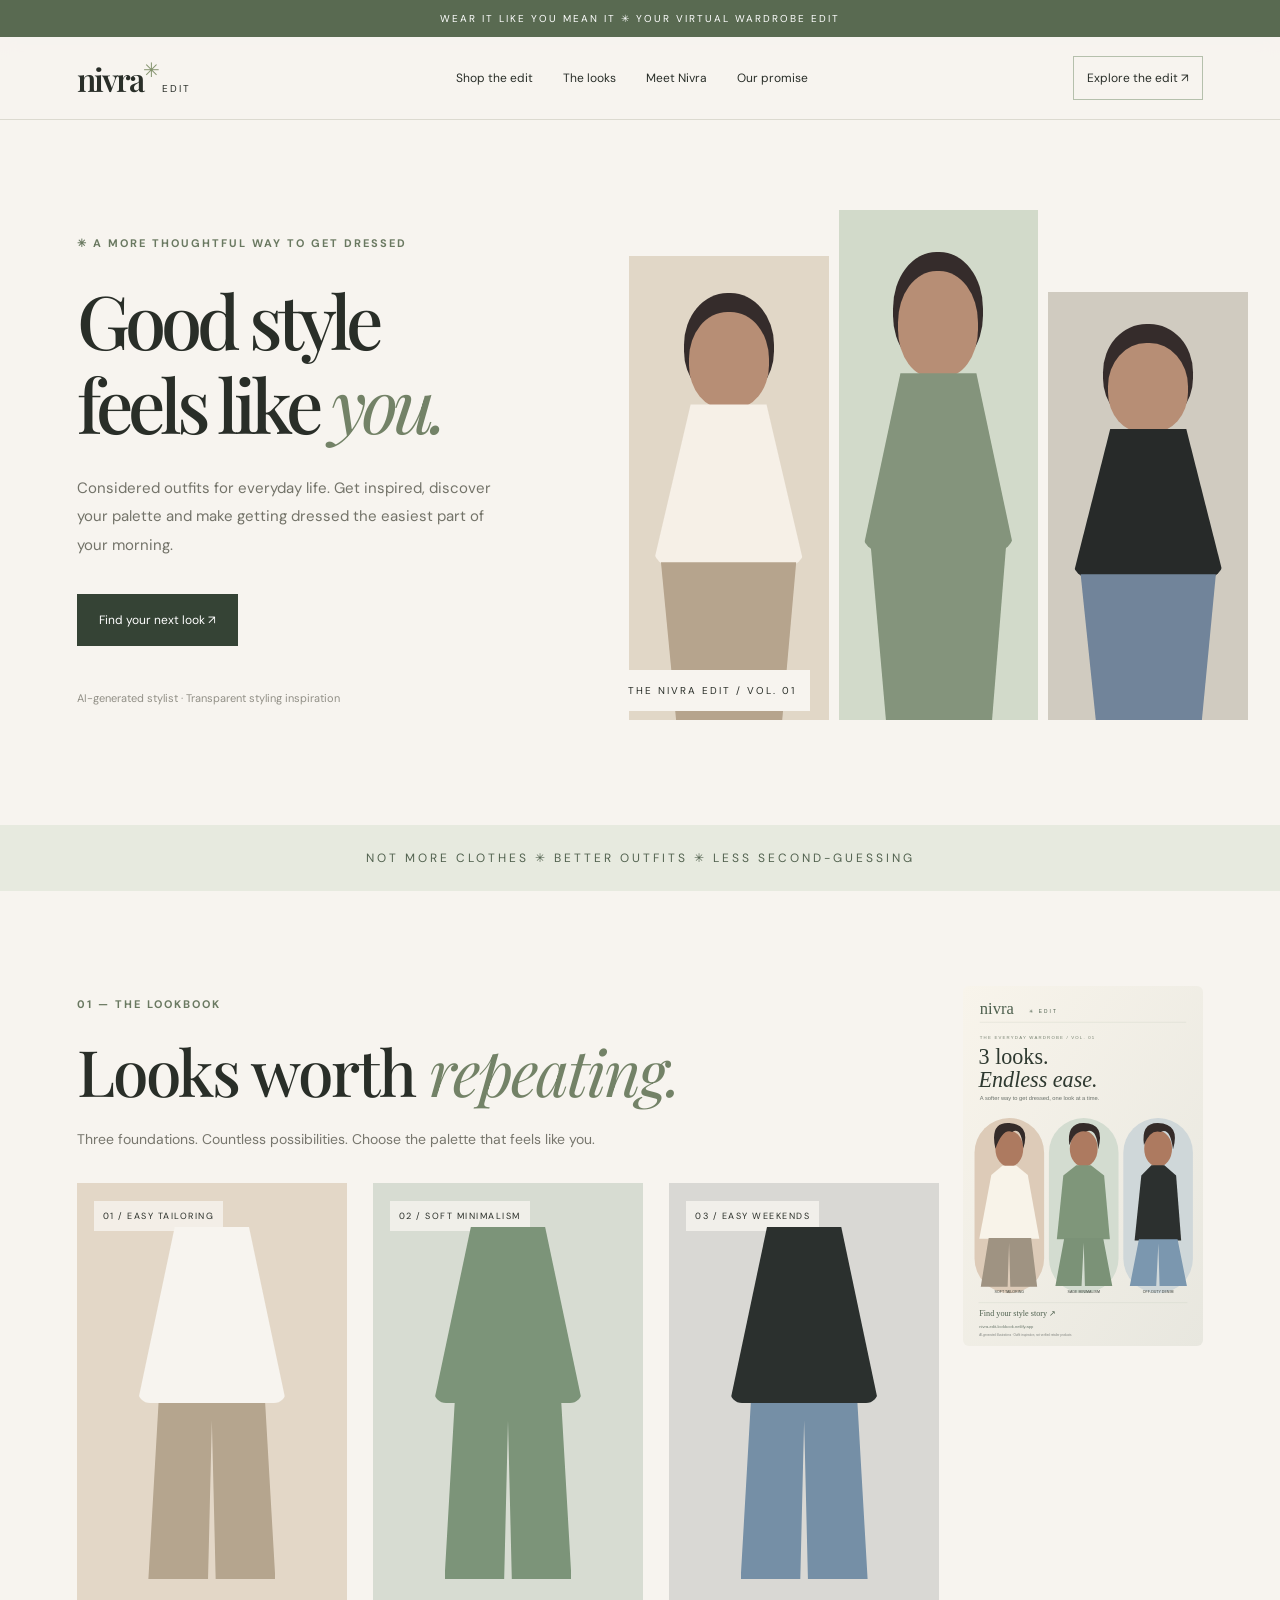
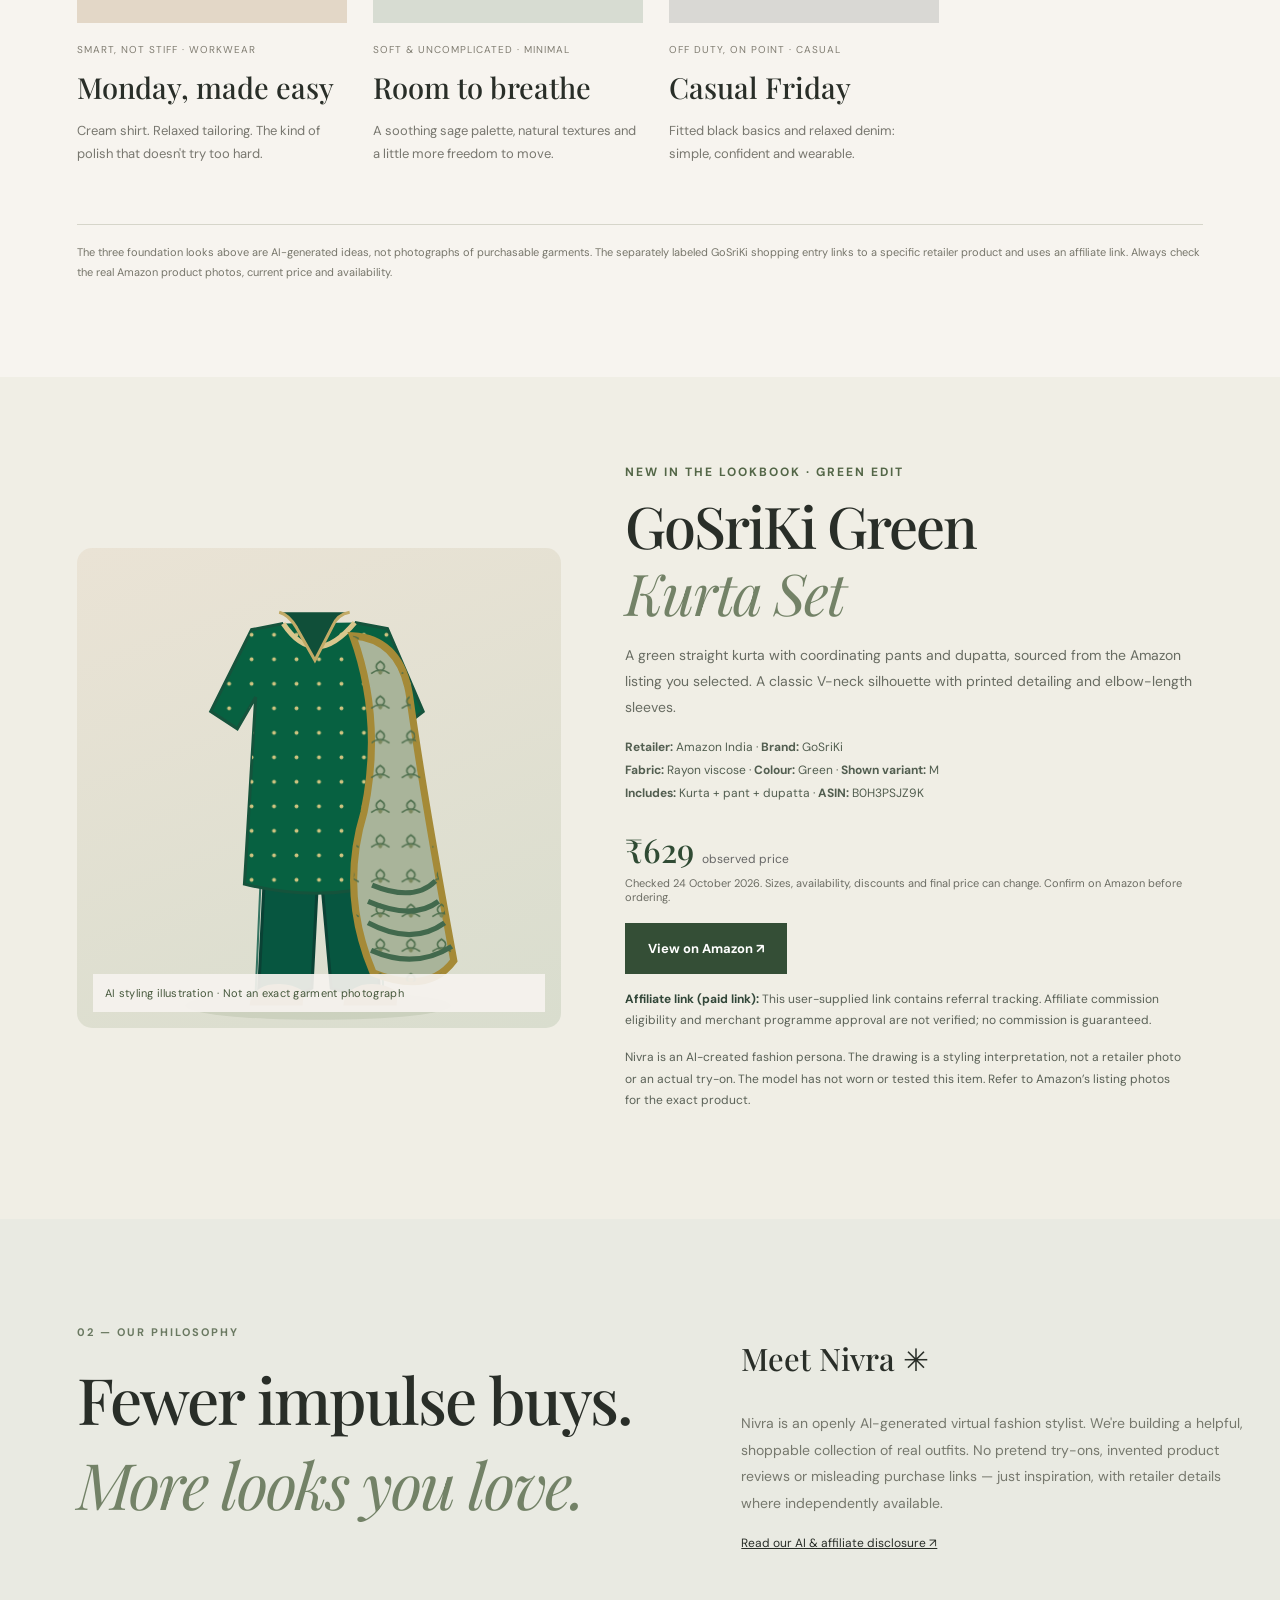
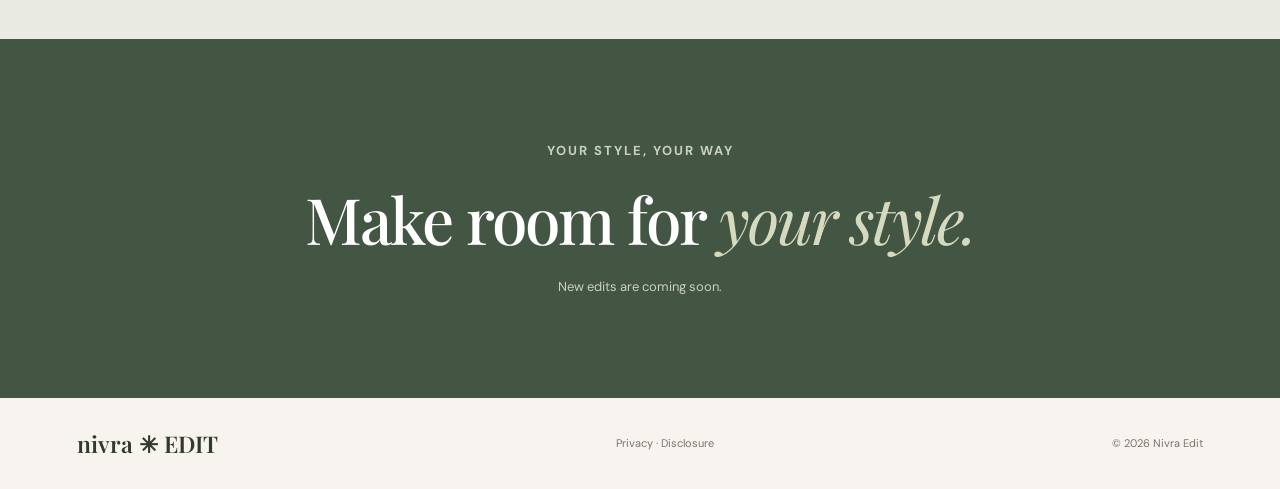
<file: index.html>
<!doctype html><html lang="en"><head><meta name="p:domain_verify" content="6fc7083bffe59a940cb28cd3b768d891"><meta charset="utf-8"><meta name="viewport" content="width=device-width,initial-scale=1"><title>Nivra Edit — Everyday style, thoughtfully curated</title><meta name="description" content="A virtual AI fashion stylist: smart, wearable outfit inspiration without the noise."><link rel="stylesheet" href="/style.css"><meta property="og:type" content="website"><meta property="og:title" content="Nivra Edit — Everyday style, thoughtfully curated"><meta property="og:image" content="https://nivra-edit-lookbook.netlify.app/assets/pinterest-intro.svg"><meta property="og:url" content="https://nivra-edit-lookbook.netlify.app/"><meta name="twitter:card" content="summary_large_image"><style>
.shop-edit{padding:75px 6% 95px;background:#f0eee5}
.shop-edit .shop-grid{display:grid;grid-template-columns:minmax(280px,43%) 1fr;gap:clamp(25px,5vw,85px);align-items:center}
.shop-preview{background:linear-gradient(160deg,#eae3d5,#d9ddce);border-radius:15px;min-height:440px;display:grid;place-items:center;position:relative;overflow:hidden}
.shop-preview svg{width:min(85%,370px);max-height:480px}
.shop-preview .vis-label{position:absolute;bottom:16px;left:16px;right:16px;background:#f7f4efea;color:#46583c;font-size:11px;padding:12px;letter-spacing:.3px}
.shop-edit h2{font:500 clamp(40px,4.5vw,69px) 'Playfair Display';letter-spacing:-2px;line-height:1.15;margin:10px 0 18px}
.shop-edit .shop-kicker{font-size:12px;letter-spacing:2px;color:#536647;font-weight:700}
.shop-edit .shop-desc{line-height:1.85;max-width:590px;font-size:14px;color:#686c62}
.shop-edit .product-price{font:500 33px 'Playfair Display';color:#304b34;margin-top:22px}
.shop-edit .price-note{font-size:11px;color:#6c6d64;margin-top:5px}
.shop-edit .product-meta{font-size:12px;line-height:1.9;color:#525e50;margin-top:16px}
.shop-edit .affiliate-clarity{font-size:12px;line-height:1.8;color:#5a6157;max-width:560px;margin-top:15px}
.shop-edit .affiliate-clarity strong{color:#314638}
.shop-edit .shop-btn{display:inline-block;margin-top:19px;background:#344e36;color:white;padding:17px 23px;font-size:13px;font-weight:700}
.shop-edit .shop-btn:hover{background:#557358}
@media(max-width:780px){.shop-edit{padding:60px 6%}.shop-edit .shop-grid{grid-template-columns:1fr}.shop-preview{min-height:370px}}
</style></head><body><div class="notice">WEAR IT LIKE YOU MEAN IT ✳ YOUR VIRTUAL WARDROBE EDIT</div><header><a class="brand" href="/">nivra<span>✳</span><small>EDIT</small></a><nav><a href="#shop">Shop the edit</a><a href="#looks">The looks</a><a href="#about">Meet Nivra</a><a href="/disclosure.html">Our promise</a></nav><a class="navcta" href="#looks">Explore the edit ↗</a></header><main><section class="hero"><div><p class="eyebrow">✳ A MORE THOUGHTFUL WAY TO GET DRESSED</p><h1>Good style<br>feels like <em>you.</em></h1><p>Considered outfits for everyday life. Get inspired, discover your palette and make getting dressed the easiest part of your morning.</p><a class="btn" href="#looks">Find your next look ↗</a><div class="fine">AI-generated stylist · Transparent styling inspiration</div></div><div class="art"><div class="figure first"><div class="head"></div><div class="body"></div><div class="bottom"></div></div><div class="figure second"><div class="head"></div><div class="body"></div><div class="bottom"></div></div><div class="figure third"><div class="head"></div><div class="body"></div><div class="bottom"></div></div><span class="artlabel">THE NIVRA EDIT / VOL. 01</span></div></section><section class="ticker">NOT MORE CLOTHES ✳ BETTER OUTFITS ✳ LESS SECOND-GUESSING</section><section id="looks" class="looks"><figure style="float:right;max-width:240px;width:30%;margin:0 0 16px 24px"><img src="/assets/pinterest-intro.svg" alt="Nivra Edit: three everyday outfit ideas, AI-illustrated" width="240" height="360" style="width:100%;height:auto;border-radius:6px"/></figure><p class="eyebrow">01 — THE LOOKBOOK</p><h2>Looks worth <em>repeating.</em></h2><p>Three foundations. Countless possibilities. Choose the palette that feels like you.</p><div class="cards"><article><div class="swatch sw1"><span>01 / EASY TAILORING</span><div class="outfit top"></div><div class="outfit pant"></div></div><small>SMART, NOT STIFF · WORKWEAR</small><h3>Monday, made easy</h3><p>Cream shirt. Relaxed tailoring. The kind of polish that doesn't try too hard.</p></article><article><div class="swatch sw2"><span>02 / SOFT MINIMALISM</span><div class="outfit top"></div><div class="outfit pant"></div></div><small>SOFT & UNCOMPLICATED · MINIMAL</small><h3>Room to breathe</h3><p>A soothing sage palette, natural textures and a little more freedom to move.</p></article><article><div class="swatch sw3"><span>03 / EASY WEEKENDS</span><div class="outfit top"></div><div class="outfit pant"></div></div><small>OFF DUTY, ON POINT · CASUAL</small><h3>Casual Friday</h3><p>Fitted black basics and relaxed denim: simple, confident and wearable.</p></article></div><div class="disclosure">The three foundation looks above are AI-generated ideas, not photographs of purchasable garments. The separately labeled GoSriKi shopping entry links to a specific retailer product and uses an affiliate link. Always check the real Amazon product photos, current price and availability.</div></section><section id="shop" class="shop-edit" aria-labelledby="featured-product-title">
<div class="shop-grid">
<div class="shop-preview" role="img" aria-label="Concept illustration of a deep green straight kurta with matching pants and a patterned olive dupatta. This is not a retailer product photograph.">
<svg viewBox="0 0 330 470" xmlns="http://www.w3.org/2000/svg" aria-hidden="true">
<defs><pattern id="kurtaDots" width="22" height="24" patternUnits="userSpaceOnUse"><circle cx="11" cy="13" r="1.9" fill="#cfc380"/></pattern><pattern id="dupattaFlowers" width="30" height="34" patternUnits="userSpaceOnUse"><path d="M15 9q8 5 0 10q-8-5 0-10zm-9 12q9-7 18 0" fill="none" stroke="#496b49" stroke-width="1.6"/><circle cx="15" cy="20" r="2" fill="#758458"/></pattern></defs>
<ellipse cx="164" cy="448" rx="130" ry="14" fill="#9da78d" opacity=".25"/>
<path d="M114 273L106 432Q135 443 158 431L165 297L177 431Q206 440 224 432L215 273" fill="#075640" stroke="#0a4235" stroke-width="3"/>
<path d="M110 276L103 435M221 276L228 435" stroke="#367563" stroke-width="2"/>
<path d="M130 74L99 80L59 160L85 177L103 146L92 329Q162 347 232 329L221 145L244 178L267 160L232 79L200 73" fill="#076141" stroke="#15533c" stroke-width="3"/>
<path d="M130 74L99 80L59 160L85 177L103 146L92 329Q162 347 232 329L221 145L244 178L267 160L232 79L200 73" fill="url(#kurtaDots)"/>
<path d="M130 74Q161 120 200 73" stroke="#d9c78d" stroke-width="5" fill="none"/>
<path d="M195 63Q183 65 178 77L161 110L143 78Q135 65 126 63" fill="#104f39" stroke="#c3ab67" stroke-width="3"/>
<path d="M198 86Q246 89 254 147Q267 241 297 404Q272 438 218 416Q185 338 209 259Q228 169 198 86Z" fill="#a9b49a" stroke="#a58a37" stroke-width="7"/>
<path d="M198 86Q246 89 254 147Q267 241 297 404Q272 438 218 416Q185 338 209 259Q228 169 198 86Z" fill="url(#dupattaFlowers)" opacity=".92"/>
<path d="M217 330Q258 347 279 326M213 346Q257 365 282 346M213 367Q256 390 288 367M216 394Q259 413 295 390" stroke="#42694d" stroke-width="5" fill="none"/>
<path d="M115 428q20-4 35 6l-1 14h-52q1-15 18-20zm92 0q20-4 35 7l-1 13h-52q0-14 18-20" fill="#b9a07d"/>
</svg>
<span class="vis-label">AI styling illustration · Not an exact garment photograph</span>
</div><div><p class="shop-kicker">NEW IN THE LOOKBOOK · GREEN EDIT</p>
<h2 id="featured-product-title">GoSriKi Green<br><em>Kurta Set</em></h2>
<p class="shop-desc">A green straight kurta with coordinating pants and dupatta, sourced from the Amazon listing you selected. A classic V-neck silhouette with printed detailing and elbow-length sleeves.</p>
<div class="product-meta"><strong>Retailer:</strong> Amazon India · <strong>Brand:</strong> GoSriKi<br><strong>Fabric:</strong> Rayon viscose · <strong>Colour:</strong> Green · <strong>Shown variant:</strong> M<br><strong>Includes:</strong> Kurta + pant + dupatta · <strong>ASIN:</strong> B0H3PSJZ9K</div>
<div class="product-price">₹629 <span style="font:400 12px 'DM Sans',sans-serif;color:#666">observed price</span></div>
<div class="price-note">Checked 24 October 2026. Sizes, availability, discounts and final price can change. Confirm on Amazon before ordering.</div>
<a class="shop-btn" href="https://link.amazon/B09ymh5Pd" target="_blank" rel="sponsored nofollow noopener noreferrer" aria-label="View GoSriKi green kurta set at Amazon (paid affiliate link)">View on Amazon ↗</a>
<p class="affiliate-clarity"><strong>Affiliate link (paid link):</strong> This user-supplied link contains referral tracking. Affiliate commission eligibility and merchant programme approval are not verified; no commission is guaranteed.</p>
<p class="affiliate-clarity">Nivra is an AI-created fashion persona. The drawing is a styling interpretation, not a retailer photo or an actual try-on. The model has not worn or tested this item. Refer to Amazon’s listing photos for the exact product.</p>
</div></div></section><section id="about" class="about"><div><p class="eyebrow">02 — OUR PHILOSOPHY</p><h2>Fewer impulse buys.<br><em>More looks you love.</em></h2></div><div><h3>Meet Nivra ✳</h3><p>Nivra is an openly AI-generated virtual fashion stylist. We're building a helpful, shoppable collection of real outfits. No pretend try-ons, invented product reviews or misleading purchase links — just inspiration, with retailer details where independently available.</p><a href="/disclosure.html">Read our AI & affiliate disclosure ↗</a></div></section><section class="end"><p class="eyebrow">YOUR STYLE, YOUR WAY</p><h2>Make room for <em>your style.</em></h2><p>New edits are coming soon.</p></section></main><footer><b>nivra ✳ EDIT</b><div><a href="/privacy.html">Privacy</a> · <a href="/disclosure.html">Disclosure</a></div><span>© 2026 Nivra Edit</span></footer></body></html>
</file>
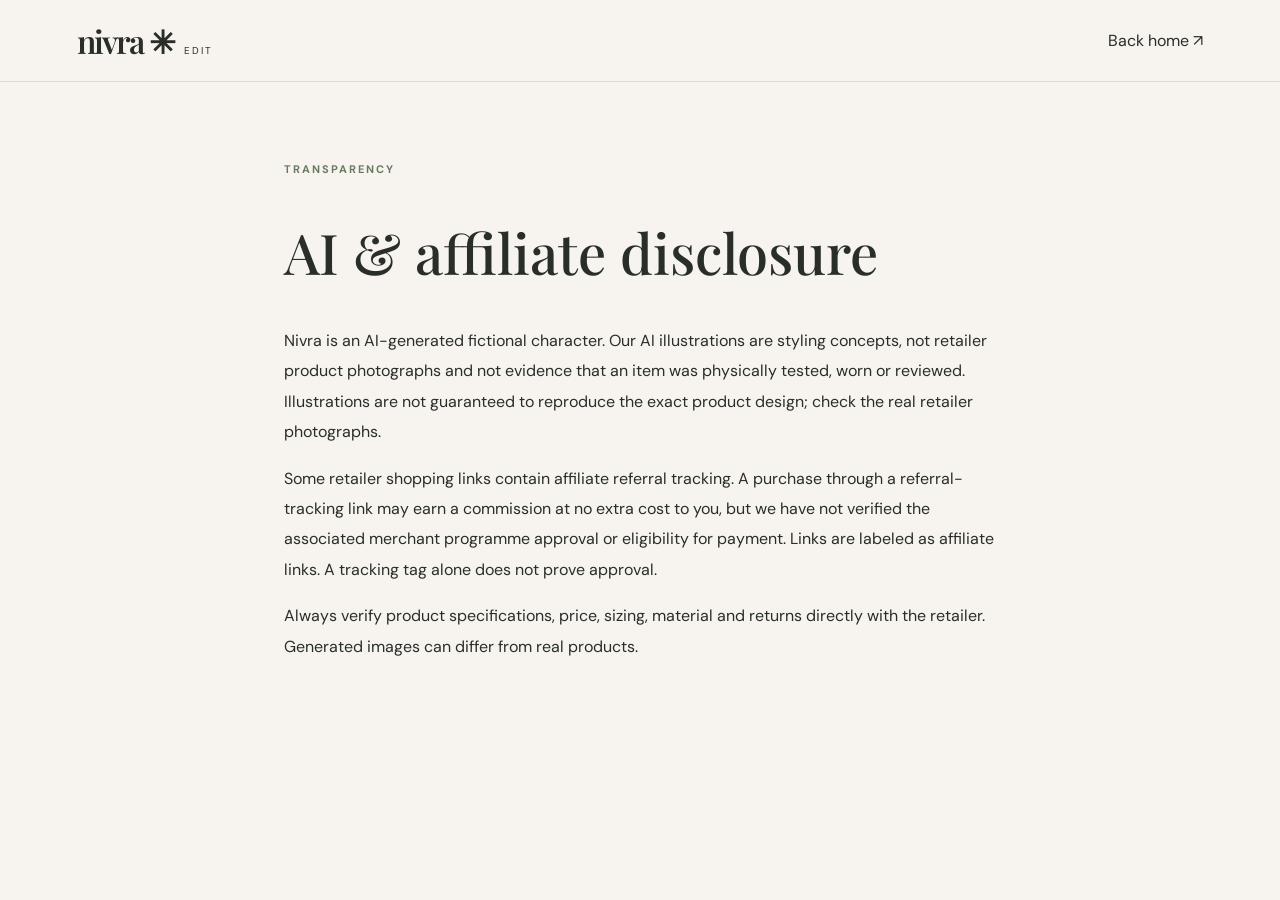
<file: disclosure.html>
<!doctype html><html><head><meta name="viewport" content="width=device-width,initial-scale=1"><meta charset="utf-8"><title>Disclosure | Nivra Edit</title><link rel="stylesheet" href="/style.css"></head><body><header><a class="brand" href="/">nivra ✳ <small>EDIT</small></a><a href="/">Back home ↗</a></header><main style="max-width:760px;margin:80px auto;min-height:65vh;padding:0 24px"><p class="eyebrow">TRANSPARENCY</p><h1 style="font:500 56px 'Playfair Display'">AI & affiliate disclosure</h1><p style="line-height:1.9">Nivra is an AI-generated fictional character. Our AI illustrations are styling concepts, not retailer product photographs and not evidence that an item was physically tested, worn or reviewed. Illustrations are not guaranteed to reproduce the exact product design; check the real retailer photographs.</p><p style="line-height:1.9">Some retailer shopping links contain affiliate referral tracking. A purchase through a referral-tracking link may earn a commission at no extra cost to you, but we have not verified the associated merchant programme approval or eligibility for payment. Links are labeled as affiliate links. A tracking tag alone does not prove approval.</p><p style="line-height:1.9">Always verify product specifications, price, sizing, material and returns directly with the retailer. Generated images can differ from real products.</p></main></body></html>
</file>
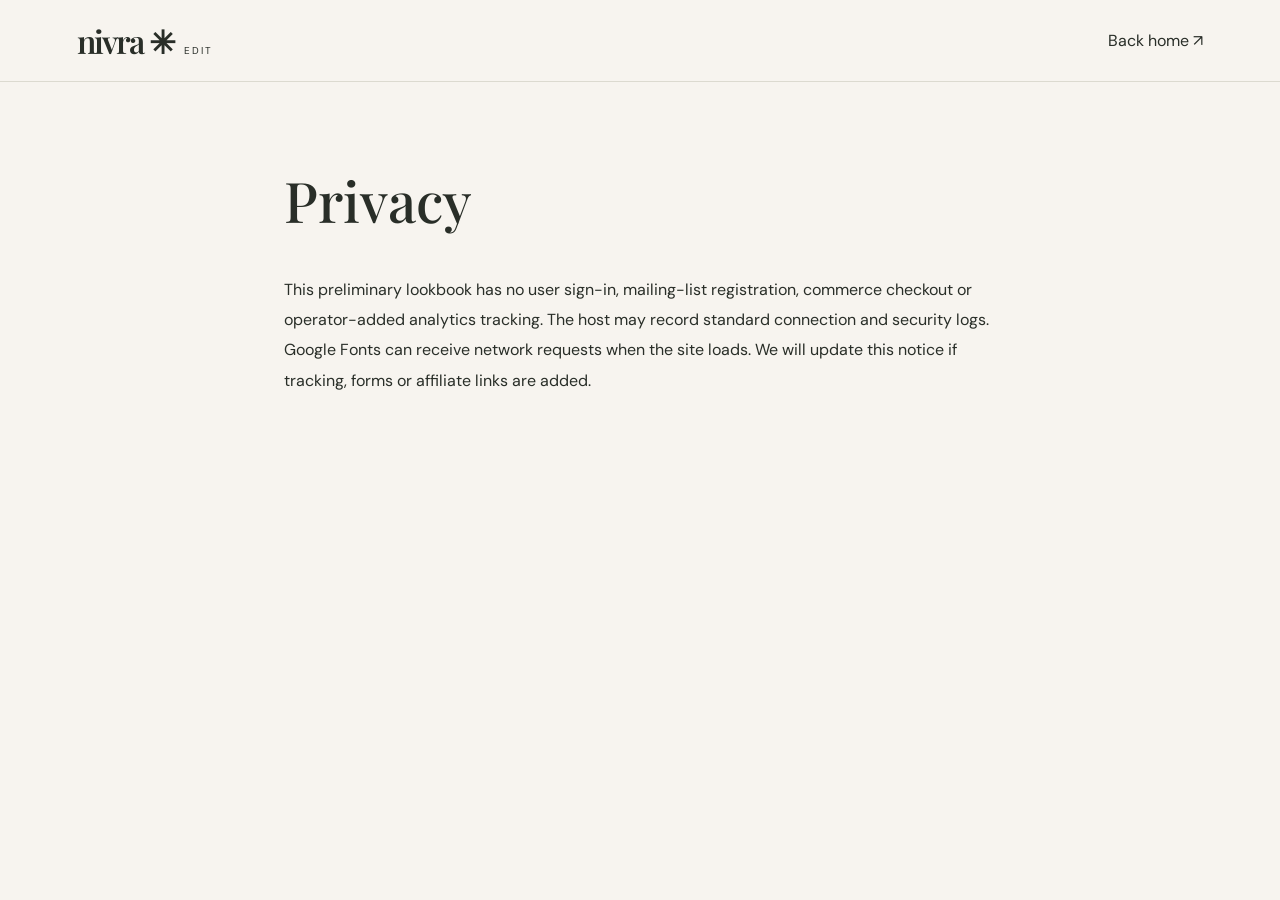
<file: privacy.html>
<!doctype html><html><head><meta name="viewport" content="width=device-width,initial-scale=1"><meta charset="utf-8"><title>Privacy | Nivra Edit</title><link rel="stylesheet" href="/style.css"></head><body><header><a class="brand" href="/">nivra ✳ <small>EDIT</small></a><a href="/">Back home ↗</a></header><main style="max-width:760px;margin:80px auto;min-height:65vh;padding:0 24px"><h1 style="font:500 56px 'Playfair Display'">Privacy</h1><p style="line-height:1.9">This preliminary lookbook has no user sign-in, mailing-list registration, commerce checkout or operator-added analytics tracking. The host may record standard connection and security logs. Google Fonts can receive network requests when the site loads. We will update this notice if tracking, forms or affiliate links are added.</p></main></body></html>
</file>
<file: style.css>
@import url('https://fonts.googleapis.com/css2?family=DM+Sans:wght@400;500;600;700&family=Playfair+Display:wght@400;500;600&display=swap');:root{--bg:#f7f4ef;--ink:#292e28;--olive:#738267}*{box-sizing:border-box}html{scroll-behavior:smooth}body{margin:0;font-family:'DM Sans',sans-serif;color:var(--ink);background:var(--bg)}a{color:inherit;text-decoration:none}header{display:flex;align-items:center;justify-content:space-between;gap:20px;padding:19px 6%;border-bottom:1px solid #dcdad0;position:sticky;top:0;background:#f7f4efed;backdrop-filter:blur(10px);z-index:5}.notice{background:#596a51;text-align:center;padding:12px;color:#fff;letter-spacing:2px;font-size:10px}.brand{font:600 32px 'Playfair Display';letter-spacing:-2px}.brand span{color:#84936e;font:20px 'DM Sans';vertical-align:top}.brand small{font:10px 'DM Sans';letter-spacing:2px;padding-left:4px}nav{display:flex;gap:30px;font-size:12px}nav a:hover{color:#748f67}.navcta{font-size:12px;border:1px solid #b5c0ac;padding:13px}.hero,.about{display:grid;grid-template-columns:45% 55%;gap:45px;padding:90px 6% 105px;align-items:center;min-height:680px}.hero h1{font:500 clamp(58px,5.8vw,95px)/1.13 'Playfair Display';letter-spacing:-5px;margin:28px 0}.hero em,h2 em{color:var(--olive);font-weight:400}.hero p:not(.eyebrow){font-size:15px;line-height:1.9;max-width:440px;color:#737369}.eyebrow{font-size:11px;letter-spacing:2px;font-weight:700;color:#6a7961}.btn{display:inline-block;background:#354335;color:#fff;padding:18px 22px;margin-top:20px;font-size:12px}.btn:hover{background:#58704f}.fine{margin-top:45px;font-size:11px;color:#918f86}.art{height:510px;display:grid;grid-template-columns:repeat(3,1fr);gap:10px;position:relative;align-items:end}.figure{position:relative;height:91%;background:#e1d7c7;overflow:hidden}.second{height:100%;background:#d2daca}.third{height:84%;background:#d0cbc0}.head{position:absolute;left:30%;top:12%;height:21%;width:40%;border-radius:48% 48% 45% 45%;background:#b78e75;box-shadow:0 -14px 0 5px #352c2b}.body{position:absolute;top:32%;left:12%;width:76%;height:35%;background:#f6f0e7;clip-path:polygon(25% 0,75% 0,100% 100%,0 100%);border-radius:20px}.bottom{position:absolute;left:14%;top:66%;width:72%;height:42%;background:#b6a48d;clip-path:polygon(3% 0,97% 0,85% 100%,16% 100%)}.second .body,.second .bottom{background:#84947c}.third .body{background:#272a29}.third .bottom{background:#71849a}.artlabel{position:absolute;bottom:9px;left:-15px;background:var(--bg);padding:14px;font-size:10px;letter-spacing:2px}.ticker{background:#e7eadf;padding:25px;text-align:center;font-size:12px;letter-spacing:3px;color:#52624f}.looks{padding:95px 6%}.looks h2,.about h2,.end h2{font:500 clamp(44px,5vw,69px) 'Playfair Display';letter-spacing:-2px;margin:17px 0}.looks>p:not(.eyebrow){color:#77766d;font-size:14px;margin-bottom:35px}.cards{display:grid;grid-template-columns:repeat(3,1fr);gap:26px}.swatch{height:440px;position:relative;overflow:hidden;display:flex;align-items:center;justify-content:center;flex-direction:column}.sw1{background:#e3d7c7}.sw2{background:#d7dcd2}.sw3{background:#d9d8d4}.swatch span{position:absolute;top:18px;left:17px;background:#f7f4efcf;padding:9px;font-size:9px;letter-spacing:1.5px}.outfit.top{width:55%;height:40%;background:#f7f4ef;clip-path:polygon(25% 0,75% 0,100% 100%,0 100%);border-radius:12px}.outfit.pant{height:40%;width:47%;background:#b5a58e;clip-path:polygon(8% 0,92% 0,100% 100%,53% 100%,50% 10%,47% 100%,0 100%)}.sw2 .outfit{background:#7c9479}.sw3 .top{background:#2b302e}.sw3 .pant{background:#758fa6}article small{font-size:10px;letter-spacing:1px;color:#807d72;display:block;margin-top:20px}article h3{font:500 29px 'Playfair Display';margin:12px 0}article p{font-size:13px;color:#78776f;line-height:1.8}.disclosure{font-size:11px;color:#77766b;line-height:1.8;border-top:1px solid #d6d5ca;margin-top:45px;padding-top:18px}.about{min-height:420px;background:#e9eae2;grid-template-columns:55% 45%;padding-top:75px;padding-bottom:75px}.about h3{font:500 31px 'Playfair Display'}.about p:not(.eyebrow){font-size:14px;line-height:1.9;color:#76786d}.about a{font-size:12px;text-decoration:underline}.end{background:#435543;color:#fff;padding:90px 6%;text-align:center}.end em{color:#d5dabf}.end p{color:#cad0c3;font-size:13px}footer{display:flex;justify-content:space-between;align-items:center;gap:20px;padding:30px 6%;font-size:11px;color:#76756d}footer b{font:600 23px 'Playfair Display';color:#303a2b}@media(max-width:780px){nav{display:none}.navcta{font-size:10px}.hero,.about{display:block;min-height:unset;padding:50px 6%}.hero h1{font-size:62px;letter-spacing:-4px}.art{height:360px;margin-top:40px}.looks{padding:65px 6%}.cards{grid-template-columns:1fr}.swatch{height:460px}.about h2{font-size:47px}.about>div+div{margin-top:30px}footer{flex-wrap:wrap}}
</file>
